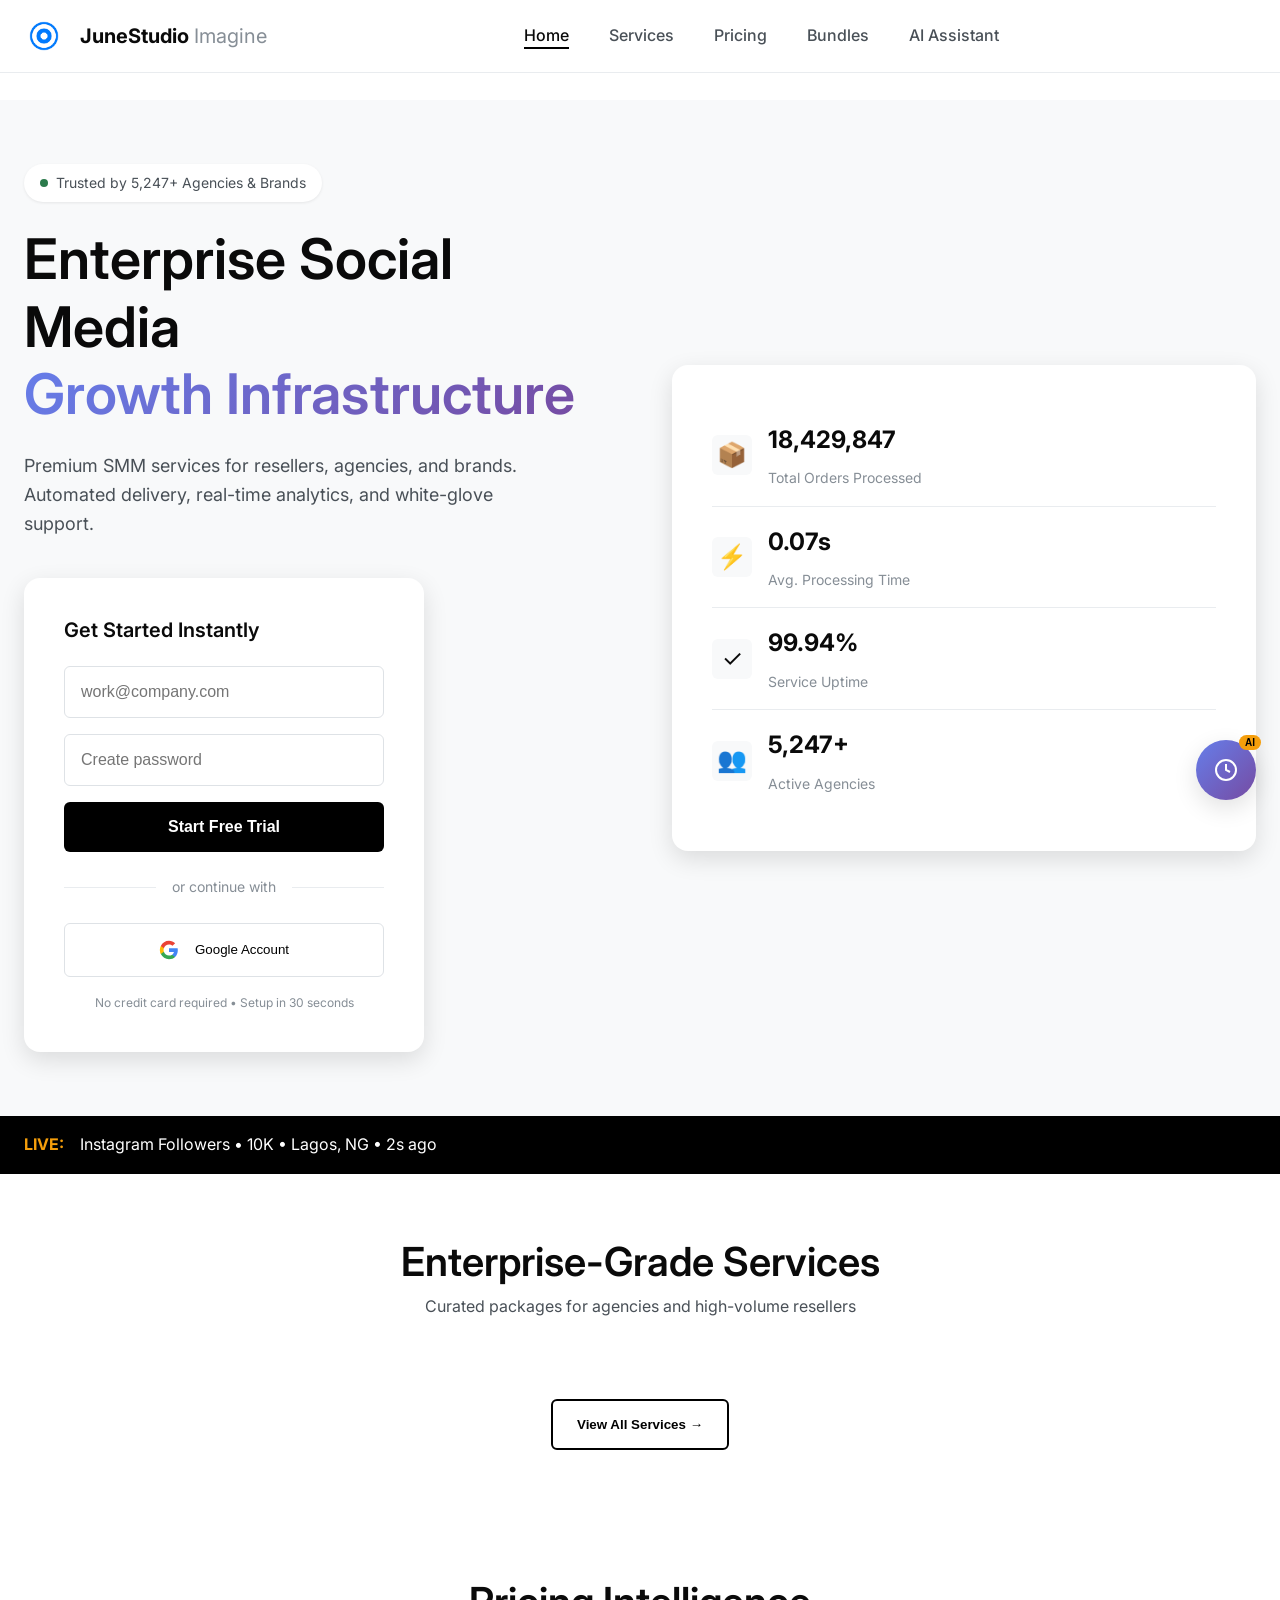
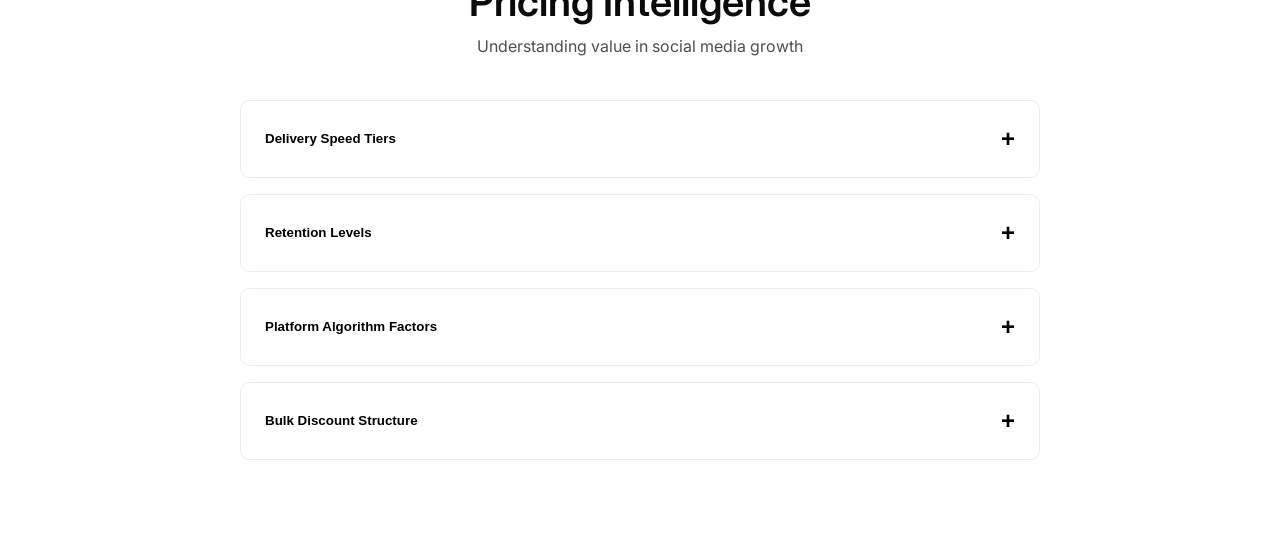
<file: index.html>
<!DOCTYPE html>
<html lang="en">
<head>
    <meta charset="UTF-8">
    <meta name="viewport" content="width=device-width, initial-scale=1.0">
    <title>JuneStudio Imagine | Enterprise SMM Marketplace</title>
    <link rel="stylesheet" href="style.css">
    <link rel="preconnect" href="https://fonts.googleapis.com">
    <link rel="preconnect" href="https://fonts.gstatic.com" crossorigin>
    <link href="https://fonts.googleapis.com/css2?family=Inter:wght@300;400;500;600;700&family=Playfair+Display:wght@600;700&display=swap" rel="stylesheet">
</head>
<body>
    <!-- Navigation -->
    <nav class="navbar" id="navbar">
        <div class="container nav-container">
            <div class="logo">
                <img src="logo.png" alt="JuneStudio" class="logo-img">
                <span class="logo-text">JuneStudio <em>Imagine</em></span>
            </div>
            
            <!-- Desktop Menu -->
            <ul class="nav-menu desktop-only" id="desktopMenu">
                <li><a href="#" class="nav-link active" data-page="home">Home</a></li>
                <li><a href="#" class="nav-link" data-page="services">Services</a></li>
                <li><a href="#" class="nav-link" data-page="pricing">Pricing</a></li>
                <li><a href="#" class="nav-link" data-page="bundles">Bundles</a></li>
                <li><a href="#" class="nav-link" data-page="ai-assistant">AI Assistant</a></li>
            </ul>
            
            <div class="nav-actions desktop-only" id="desktopAuth">
                <!-- Injected via JS based on auth state -->
            </div>
            
            <!-- Mobile Menu Toggle -->
            <button class="mobile-toggle" id="mobileToggle" aria-label="Menu">
                <span></span>
                <span></span>
                <span></span>
            </button>
        </div>
    </nav>

    <!-- Mobile Bottom Navigation (Logged In Only) -->
    <nav class="mobile-bottom-nav" id="mobileBottomNav" style="display: none;">
        <a href="#" class="nav-item" data-page="services">
            <svg width="24" height="24" viewBox="0 0 24 24" fill="none"><path d="M4 6h16v12H4z" stroke="currentColor" stroke-width="2"/><path d="M8 6V4h8v2" stroke="currentColor" stroke-width="2"/></svg>
            <span>Services</span>
        </a>
        <a href="#" class="nav-item" data-page="dashboard">
            <svg width="24" height="24" viewBox="0 0 24 24" fill="none"><rect x="3" y="3" width="7" height="7" stroke="currentColor" stroke-width="2"/><rect x="14" y="3" width="7" height="7" stroke="currentColor" stroke-width="2"/><rect x="3" y="14" width="7" height="7" stroke="currentColor" stroke-width="2"/><rect x="14" y="14" width="7" height="7" stroke="currentColor" stroke-width="2"/></svg>
            <span>Dashboard</span>
        </a>
        <a href="#" class="nav-item" data-page="add-funds">
            <svg width="24" height="24" viewBox="0 0 24 24" fill="none"><circle cx="12" cy="12" r="9" stroke="currentColor" stroke-width="2"/><path d="M12 6v12M9 9h6" stroke="currentColor" stroke-width="2"/></svg>
            <span>Add Funds</span>
        </a>
        <a href="#" class="nav-item" data-page="profile">
            <svg width="24" height="24" viewBox="0 0 24 24" fill="none"><circle cx="12" cy="8" r="4" stroke="currentColor" stroke-width="2"/><path d="M6 20c0-3.3 2.7-6 6-6s6 2.7 6 6" stroke="currentColor" stroke-width="2"/></svg>
            <span>Profile</span>
        </a>
    </nav>

    <!-- Main Content Area -->
    <main id="mainContent">
        <!-- HOME PAGE -->
        <section id="home" class="page-section active">
            <!-- Hero Section -->
            <div class="hero-section">
                <div class="container hero-grid">
                    <div class="hero-content">
                        <div class="trust-badge">
                            <span class="badge-dot"></span>
                            <span>Trusted by 5,247+ Agencies & Brands</span>
                        </div>
                        <h1 class="hero-title">
                            Enterprise Social Media<br>
                            <span class="gradient-text">Growth Infrastructure</span>
                        </h1>
                        <p class="hero-subtitle">
                            Premium SMM services for resellers, agencies, and brands. 
                            Automated delivery, real-time analytics, and white-glove support.
                        </p>
                        
                        <!-- Quick Auth Form -->
                        <div class="auth-card" id="heroAuthForm">
                            <h3>Get Started Instantly</h3>
                            <form id="quickSignupForm">
                                <input type="email" id="quickEmail" placeholder="work@company.com" required>
                                <input type="password" id="quickPassword" placeholder="Create password" required minlength="6">
                                <button type="submit" class="btn-primary btn-full">Start Free Trial</button>
                            </form>
                            <div class="divider"><span>or continue with</span></div>
                            <button class="btn-google" id="googleAuthBtn">
                                <svg width="20" height="20" viewBox="0 0 24 24"><path d="M22.56 12.25c0-.78-.07-1.53-.2-2.25H12v4.26h5.92c-.26 1.37-1.04 2.53-2.21 3.31v2.77h3.57c2.08-1.92 3.28-4.74 3.28-8.09z" fill="#4285F4"/><path d="M12 23c2.97 0 5.46-.98 7.28-2.66l-3.57-2.77c-.98.66-2.23 1.06-3.71 1.06-2.86 0-5.29-1.93-6.16-4.53H2.18v2.84C3.99 20.53 7.7 23 12 23z" fill="#34A853"/><path d="M5.84 14.09c-.22-.66-.35-1.36-.35-2.09s.13-1.43.35-2.09V7.07H2.18C1.43 8.55 1 10.22 1 12s.43 3.45 1.18 4.93l2.85-2.22.81-.62z" fill="#FBBC05"/><path d="M12 5.38c1.62 0 3.06.56 4.21 1.64l3.15-3.15C17.45 2.09 14.97 1 12 1 7.7 1 3.99 3.47 2.18 7.07l3.66 2.84c.87-2.6 3.3-4.53 6.16-4.53z" fill="#EA4335"/></svg>
                                Google Account
                            </button>
                            <p class="auth-note">No credit card required • Setup in 30 seconds</p>
                        </div>
                    </div>
                    
                    <div class="hero-visual">
                        <div class="stats-card">
                            <div class="stat-row">
                                <div class="stat-icon orders">📦</div>
                                <div class="stat-info">
                                    <div class="stat-value" id="totalOrders">18,429,847</div>
                                    <div class="stat-label">Total Orders Processed</div>
                                </div>
                            </div>
                            <div class="stat-row">
                                <div class="stat-icon speed">⚡</div>
                                <div class="stat-info">
                                    <div class="stat-value">0.07s</div>
                                    <div class="stat-label">Avg. Processing Time</div>
                                </div>
                            </div>
                            <div class="stat-row">
                                <div class="stat-icon uptime">✓</div>
                                <div class="stat-info">
                                    <div class="stat-value">99.94%</div>
                                    <div class="stat-label">Service Uptime</div>
                                </div>
                            </div>
                            <div class="stat-row">
                                <div class="stat-icon users">👥</div>
                                <div class="stat-info">
                                    <div class="stat-value">5,247+</div>
                                    <div class="stat-label">Active Agencies</div>
                                </div>
                            </div>
                        </div>
                    </div>
                </div>
            </div>

            <!-- Live Ticker -->
            <div class="live-ticker">
                <div class="container">
                    <div class="ticker-content">
                        <span class="ticker-label">LIVE:</span>
                        <span id="recentOrder">Instagram Followers • 10K • Lagos, NG • 2s ago</span>
                    </div>
                </div>
            </div>

            <!-- Services Preview -->
            <div class="section services-preview">
                <div class="container">
                    <div class="section-header">
                        <h2>Enterprise-Grade Services</h2>
                        <p>Curated packages for agencies and high-volume resellers</p>
                    </div>
                    <div class="services-grid" id="homeServicesGrid">
                        <!-- Populated by JS -->
                    </div>
                    <div class="cta-center">
                        <button class="btn-outline" onclick="app.navigate('services')">View All Services →</button>
                    </div>
                </div>
            </div>

            <!-- Cost Transparency -->
            <div class="section transparency-section">
                <div class="container">
                    <div class="section-header">
                        <h2>Pricing Intelligence</h2>
                        <p>Understanding value in social media growth</p>
                    </div>
                    <div class="accordion" id="pricingAccordion">
                        <div class="accordion-item">
                            <button class="accordion-header">
                                <span>Delivery Speed Tiers</span>
                                <span class="accordion-icon">+</span>
                            </button>
                            <div class="accordion-content">
                                <p>Standard (24-48h): Base rate • Express (6-12h): +15% • Instant (<1h): +35%. Our AI routes orders to the fastest available provider automatically.</p>
                            </div>
                        </div>
                        <div class="accordion-item">
                            <button class="accordion-header">
                                <span>Retention Levels</span>
                                <span class="accordion-icon">+</span>
                            </button>
                            <div class="accordion-content">
                                <p>Basic (30-day drop): Standard rate • High Retention (90-day): +25% • Non-Drop (Lifetime): +60%. Choose based on campaign longevity needs.</p>
                            </div>
                        </div>
                        <div class="accordion-item">
                            <button class="accordion-header">
                                <span>Platform Algorithm Factors</span>
                                <span class="accordion-icon">+</span>
                            </button>
                            <div class="accordion-content">
                                <p>Instagram/TikTok require higher quality due to strict detection. YouTube/Twitter offer better rates. We optimize routing per platform constraints.</p>
                            </div>
                        </div>
                        <div class="accordion-item">
                            <button class="accordion-header">
                                <span>Bulk Discount Structure</span>
                                <span class="accordion-icon">+</span>
                            </button>
                            <div class="accordion-content">
                                <p>3-4 services: 20% off • 5-6 services: 35% off • 7+ services: 50% off. Mix any platforms to qualify.</p>
                            </div>
                        </div>
                    </div>
                </div>
            </div>
        </section>

        <!-- SERVICES PAGE (Marketplace - Login Required) -->
        <section id="services" class="page-section">
            <div class="container">
                <div class="page-header">
                    <h1>Service Marketplace</h1>
                    <p>Browse premium SMM services from JuneStudio Basic & Max tiers</p>
                </div>
                
                <!-- Filter Bar -->
                <div class="filter-bar">
                    <select id="serviceTierFilter" class="filter-select">
                        <option value="all">All Tiers</option>
                        <option value="basic">JuneStudio Basic</option>
                        <option value="max">JuneStudio Max</option>
                    </select>
                    <select id="platformFilter" class="filter-select">
                        <option value="all">All Platforms</option>
                        <option value="instagram">Instagram</option>
                        <option value="tiktok">TikTok</option>
                        <option value="facebook">Facebook</option>
                        <option value="youtube">YouTube</option>
                        <option value="twitter">Twitter/X</option>
                        <option value="telegram">Telegram</option>
                        <option value="whatsapp">WhatsApp</option>
                        <option value="linkedin">LinkedIn</option>
                        <option value="snapchat">Snapchat</option>
                        <option value="pinterest">Pinterest</option>
                    </select>
                    <input type="text" id="serviceSearch" class="filter-search" placeholder="Search services...">
                </div>

                <!-- Services Grid -->
                <div class="services-grid" id="marketplaceGrid">
                    <!-- Populated by JS -->
                </div>

                <!-- Login Gate Overlay -->
                <div id="servicesLoginGate" class="login-gate" style="display: none;">
                    <div class="gate-content">
                        <h2>Exclusive Access</h2>
                        <p>Our service marketplace is available to registered users only.</p>
                        <button class="btn-primary" onclick="app.showAuthModal()">Create Free Account</button>
                    </div>
                </div>
            </div>
        </section>

        <!-- PRICING PAGE (Calculator) -->
        <section id="pricing" class="page-section">
            <div class="container">
                <div class="page-header">
                    <h1>Dynamic Pricing Calculator</h1>
                    <p>Real-time quotes with bulk discount breakdowns</p>
                </div>

                <div class="calculator-wrapper">
                    <!-- Platform Tabs -->
                    <div class="platform-tabs" id="calcPlatformTabs">
                        <button class="tab-btn active" data-platform="instagram">Instagram</button>
                        <button class="tab-btn" data-platform="tiktok">TikTok</button>
                        <button class="tab-btn" data-platform="youtube">YouTube</button>
                        <button class="tab-btn" data-platform="facebook">Facebook</button>
                        <button class="tab-btn" data-platform="twitter">Twitter</button>
                    </div>

                    <!-- Calculator Controls -->
                    <div class="calc-controls">
                        <div class="control-group">
                            <label>Service Type</label>
                            <select id="calcServiceType">
                                <!-- Populated by JS -->
                            </select>
                        </div>
                        <div class="control-group">
                            <label>Quantity: <span id="quantityValue">1,000</span></label>
                            <input type="range" id="quantitySlider" min="100" max="100000" step="100" value="1000">
                            <div class="quantity-presets">
                                <button data-qty="1000">1K</button>
                                <button data-qty="5000">5K</button>
                                <button data-qty="10000">10K</button>
                                <button data-qty="50000">50K</button>
                                <button data-qty="100000">100K</button>
                            </div>
                        </div>
                    </div>

                    <!-- Price Breakdown -->
                    <div class="price-breakdown">
                        <div class="breakdown-row">
                            <span>Base Rate</span>
                            <span id="baseRate">₦0</span>
                        </div>
                        <div class="breakdown-row discount">
                            <span>Bulk Discount</span>
                            <span id="bulkDiscount">-₦0</span>
                        </div>
                        <div class="breakdown-row">
                            <span>Cost Per Unit</span>
                            <span id="costPerUnit">₦0</span>
                        </div>
                        <div class="breakdown-row total">
                            <span>Total Price</span>
                            <span id="totalPrice">₦0</span>
                        </div>
                        <div class="savings-highlight" id="savingsHighlight" style="display: none;">
                            🎉 You're saving <span id="savingsAmount">₦0</span>!
                        </div>
                    </div>
                </div>
            </div>
        </section>

        <!-- BUNDLES PAGE -->
        <section id="bundles" class="page-section">
            <div class="container">
                <div class="page-header">
                    <h1>Bundle Packages</h1>
                    <p>Curated multi-platform packages with automatic discounts</p>
                </div>

                <div class="bundles-grid">
                    <div class="bundle-card starter">
                        <div class="bundle-badge">Popular</div>
                        <h3>Starter Growth</h3>
                        <div class="bundle-price">
                            <span class="original">₦45,000</span>
                            <span class="discounted">₦36,000</span>
                        </div>
                        <ul class="bundle-features">
                            <li>✓ 5K Instagram Followers</li>
                            <li>✓ 2K TikTok Views</li>
                            <li>✓ 1K Facebook Likes</li>
                            <li>✓ 500 YouTube Subscribers</li>
                        </ul>
                        <div class="bundle-savings">Save 20%</div>
                        <button class="btn-primary btn-full" onclick="app.orderBundle('starter')">Order Now</button>
                    </div>

                    <div class="bundle-card growth">
                        <div class="bundle-badge recommended">Recommended</div>
                        <h3>Agency Growth</h3>
                        <div class="bundle-price">
                            <span class="original">₦125,000</span>
                            <span class="discounted">₦81,250</span>
                        </div>
                        <ul class="bundle-features">
                            <li>✓ 20K Instagram Followers</li>
                            <li>✓ 10K TikTok Views</li>
                            <li>✓ 5K Facebook Likes</li>
                            <li>✓ 3K YouTube Subscribers</li>
                            <li>✓ 2K Twitter Followers</li>
                            <li>✓ 1K Telegram Members</li>
                        </ul>
                        <div class="bundle-savings">Save 35%</div>
                        <button class="btn-primary btn-full" onclick="app.orderBundle('growth')">Order Now</button>
                    </div>

                    <div class="bundle-card enterprise">
                        <div class="bundle-badge">Best Value</div>
                        <h3>Enterprise Scale</h3>
                        <div class="bundle-price">
                            <span class="original">₦350,000</span>
                            <span class="discounted">₦175,000</span>
                        </div>
                        <ul class="bundle-features">
                            <li>✓ 50K Instagram Followers</li>
                            <li>✓ 30K TikTok Views</li>
                            <li>✓ 15K Facebook Likes</li>
                            <li>✓ 10K YouTube Subscribers</li>
                            <li>✓ 8K Twitter Followers</li>
                            <li>✓ 5K Telegram Members</li>
                            <li>✓ 3K LinkedIn Connections</li>
                            <li>✓ 2K WhatsApp Group Members</li>
                        </ul>
                        <div class="bundle-savings">Save 50%</div>
                        <button class="btn-primary btn-full" onclick="app.orderBundle('enterprise')">Order Now</button>
                    </div>
                </div>
            </div>
        </section>

        <!-- AI ASSISTANT PAGE -->
        <section id="ai-assistant" class="page-section">
            <div class="container">
                <div class="page-header">
                    <h1>AI Strategy Assistant</h1>
                    <p>Expert guidance for social media, content, and Nigerian market insights</p>
                </div>

                <div class="ai-wrapper">
                    <div class="ai-modes">
                        <button class="mode-btn active" data-mode="social">Social Media Expert</button>
                        <button class="mode-btn" data-mode="content">Content Design Build</button>
                        <button class="mode-btn" data-mode="marketing">Marketing Strategy</button>
                        <button class="mode-btn" data-mode="nigerian">Nigerian Market Expert</button>
                    </div>

                    <div class="chat-interface">
                        <div class="chat-history" id="chatHistory">
                            <div class="chat-message bot">
                                <div class="message-bubble">
                                    Hello! I'm your JuneStudio AI assistant. Select an expertise mode above and ask me anything about social media growth, content strategy, marketing campaigns, or navigating the Nigerian digital landscape.
                                </div>
                            </div>
                        </div>
                        <div class="chat-input-area">
                            <input type="text" id="chatInput" placeholder="Ask your question...">
                            <button class="btn-primary" id="sendChatBtn">Send</button>
                        </div>
                    </div>
                </div>
            </div>
        </section>

        <!-- DASHBOARD PAGE (Logged In Only) -->
        <section id="dashboard" class="page-section">
            <div class="container">
                <div class="dashboard-header">
                    <div>
                        <h1>Welcome back, <span id="userName">User</span></h1>
                        <p>Manage your orders and track performance</p>
                    </div>
                    <div class="wallet-summary">
                        <span class="wallet-label">Current Balance</span>
                        <span class="wallet-amount" id="userBalance">₦0</span>
                        <button class="btn-sm btn-primary" onclick="app.navigate('add-funds')">+ Add Funds</button>
                    </div>
                </div>

                <!-- Stats Overview -->
                <div class="dashboard-stats">
                    <div class="dash-stat">
                        <div class="stat-number" id="dashTotalOrders">0</div>
                        <div class="stat-label">Total Orders</div>
                    </div>
                    <div class="dash-stat">
                        <div class="stat-number" id="dashPending">0</div>
                        <div class="stat-label">Pending</div>
                    </div>
                    <div class="dash-stat">
                        <div class="stat-number" id="dashCompleted">0</div>
                        <div class="stat-label">Completed</div>
                    </div>
                    <div class="dash-stat">
                        <div class="stat-number" id="dashSpent">₦0</div>
                        <div class="stat-label">Total Spent</div>
                    </div>
                </div>

                <!-- Recent Orders -->
                <div class="orders-section">
                    <div class="section-header-inline">
                        <h2>Recent Orders</h2>
                        <button class="btn-sm btn-outline" onclick="app.navigate('orders')">View All</button>
                    </div>
                    <div class="orders-table-wrapper">
                        <table class="orders-table">
                            <thead>
                                <tr>
                                    <th>Order ID</th>
                                    <th>Service</th>
                                    <th>Link</th>
                                    <th>Quantity</th>
                                    <th>Amount</th>
                                    <th>Status</th>
                                    <th>Date</th>
                                </tr>
                            </thead>
                            <tbody id="recentOrdersTable">
                                <!-- Populated by JS -->
                            </tbody>
                        </table>
                    </div>
                </div>
            </div>
        </section>

        <!-- ADD FUNDS PAGE (Logged In Only) -->
        <section id="add-funds" class="page-section">
            <div class="container">
                <div class="page-header">
                    <h1>Add Funds to Wallet</h1>
                    <p>Secure bank transfer with instant WhatsApp confirmation</p>
                </div>

                <div class="funds-wrapper">
                    <div class="funds-form">
                        <div class="form-group">
                            <label>Amount to Send (₦)</label>
                            <input type="number" id="fundAmount" min="1000" step="1000" placeholder="Minimum ₦1,000">
                        </div>

                        <div class="payment-methods">
                            <h3>Transfer To:</h3>
                            <div class="method-card">
                                <div class="method-header">
                                    <span class="method-name">OPay / PalmPay</span>
                                    <span class="method-icon">📱</span>
                                </div>
                                <div class="method-details">
                                    <div class="detail-row">
                                        <span>Account Number:</span>
                                        <strong>8081515375</strong>
                                    </div>
                                    <div class="detail-row">
                                        <span>Account Name:</span>
                                        <strong>Sulaiman Sheriff-Akorede</strong>
                                    </div>
                                </div>
                            </div>

                            <div class="method-card">
                                <div class="method-header">
                                    <span class="method-name">First Bank</span>
                                    <span class="method-icon">🏦</span>
                                </div>
                                <div class="method-details">
                                    <div class="detail-row">
                                        <span>Account Number:</span>
                                        <strong>3084635140</strong>
                                    </div>
                                    <div class="detail-row">
                                        <span>Account Name:</span>
                                        <strong>Sulaiman Sheriff-Akorede</strong>
                                    </div>
                                </div>
                            </div>

                            <div class="method-card coming-soon">
                                <div class="method-header">
                                    <span class="method-name">Bitcoin / Crypto</span>
                                    <span class="method-icon">₿</span>
                                </div>
                                <div class="coming-soon-badge">Coming Soon</div>
                            </div>
                        </div>

                        <div class="instructions">
                            <h4>Instructions:</h4>
                            <ol>
                                <li>Enter the amount you want to send above</li>
                                <li>Make a bank transfer to any of the accounts listed</li>
                                <li>Click "I've Sent Receipt" below</li>
                                <li>You'll be redirected to WhatsApp to send your payment receipt</li>
                                <li>Our team will confirm within 15 minutes and credit your wallet</li>
                            </ol>
                        </div>

                        <button class="btn-primary btn-full" id="confirmTransferBtn">I've Sent Receipt →</button>
                    </div>
                </div>
            </div>
        </section>

        <!-- ORDERS PAGE (Logged In Only) -->
        <section id="orders" class="page-section">
            <div class="container">
                <div class="page-header">
                    <h1>Order History</h1>
                    <p>Track all your service orders and their status</p>
                </div>

                <div class="orders-filter-bar">
                    <select id="orderStatusFilter" class="filter-select">
                        <option value="all">All Status</option>
                        <option value="pending">Pending</option>
                        <option value="processing">Processing</option>
                        <option value="completed">Completed</option>
                        <option value="cancelled">Cancelled</option>
                    </select>
                    <input type="date" id="orderDateFilter" class="filter-select">
                </div>

                <div class="orders-table-wrapper">
                    <table class="orders-table">
                        <thead>
                            <tr>
                                <th>Order ID</th>
                                <th>Service</th>
                                <th>Tier</th>
                                <th>Link</th>
                                <th>Quantity</th>
                                <th>Amount</th>
                                <th>Status</th>
                                <th>Date</th>
                                <th>Action</th>
                            </tr>
                        </thead>
                        <tbody id="allOrdersTable">
                            <!-- Populated by JS -->
                        </tbody>
                    </table>
                </div>
            </div>
        </section>

        <!-- PROFILE PAGE (Logged In Only) -->
        <section id="profile" class="page-section">
            <div class="container">
                <div class="page-header">
                    <h1>Account Settings</h1>
                    <p>Manage your profile and preferences</p>
                </div>

                <div class="profile-wrapper">
                    <div class="profile-info">
                        <div class="info-row">
                            <span class="label">Email:</span>
                            <span class="value" id="profileEmail">user@example.com</span>
                        </div>
                        <div class="info-row">
                            <span class="label">Account Type:</span>
                            <span class="value" id="accountType">Standard</span>
                        </div>
                        <div class="info-row">
                            <span class="label">Member Since:</span>
                            <span class="value" id="memberSince">-</span>
                        </div>
                        <div class="info-row">
                            <span class="label">Wallet Balance:</span>
                            <span class="value highlight" id="profileBalance">₦0</span>
                        </div>
                    </div>

                    <div class="profile-actions">
                        <button class="btn-outline" onclick="alert('Feature coming soon')">Change Password</button>
                        <button class="btn-outline" onclick="alert('Feature coming soon')">Notification Preferences</button>
                        <button class="btn-danger" id="logoutBtn">Logout</button>
                    </div>
                </div>
            </div>
        </section>
    </main>

    <!-- Auth Modal -->
    <div class="modal-overlay" id="authModal" style="display: none;">
        <div class="modal-content">
            <button class="modal-close" onclick="app.hideAuthModal()">&times;</button>
            <div class="auth-tabs">
                <button class="auth-tab active" data-auth="login">Sign In</button>
                <button class="auth-tab" data-auth="signup">Sign Up</button>
            </div>

            <!-- Login Form -->
            <form id="loginForm" class="auth-form">
                <h2>Welcome Back</h2>
                <input type="email" id="loginEmail" placeholder="Email address" required>
                <input type="password" id="loginPassword" placeholder="Password" required>
                <button type="submit" class="btn-primary btn-full">Sign In</button>
                <div class="divider"><span>or</span></div>
                <button type="button" class="btn-google" id="googleLoginBtn">
                    <svg width="20" height="20" viewBox="0 0 24 24"><path d="M22.56 12.25c0-.78-.07-1.53-.2-2.25H12v4.26h5.92c-.26 1.37-1.04 2.53-2.21 3.31v2.77h3.57c2.08-1.92 3.28-4.74 3.28-8.09z" fill="#4285F4"/><path d="M12 23c2.97 0 5.46-.98 7.28-2.66l-3.57-2.77c-.98.66-2.23 1.06-3.71 1.06-2.86 0-5.29-1.93-6.16-4.53H2.18v2.84C3.99 20.53 7.7 23 12 23z" fill="#34A853"/><path d="M5.84 14.09c-.22-.66-.35-1.36-.35-2.09s.13-1.43.35-2.09V7.07H2.18C1.43 8.55 1 10.22 1 12s.43 3.45 1.18 4.93l2.85-2.22.81-.62z" fill="#FBBC05"/><path d="M12 5.38c1.62 0 3.06.56 4.21 1.64l3.15-3.15C17.45 2.09 14.97 1 12 1 7.7 1 3.99 3.47 2.18 7.07l3.66 2.84c.87-2.6 3.3-4.53 6.16-4.53z" fill="#EA4335"/></svg>
                    Continue with Google
                </button>
            </form>

            <!-- Signup Form -->
            <form id="signupForm" class="auth-form" style="display: none;">
                <h2>Create Account</h2>
                <input type="email" id="signupEmail" placeholder="Email address" required>
                <input type="password" id="signupPassword" placeholder="Password (min 6 characters)" required minlength="6">
                <button type="submit" class="btn-primary btn-full">Create Account</button>
                <div class="divider"><span>or</span></div>
                <button type="button" class="btn-google" id="googleSignupBtn">
                    <svg width="20" height="20" viewBox="0 0 24 24"><path d="M22.56 12.25c0-.78-.07-1.53-.2-2.25H12v4.26h5.92c-.26 1.37-1.04 2.53-2.21 3.31v2.77h3.57c2.08-1.92 3.28-4.74 3.28-8.09z" fill="#4285F4"/><path d="M12 23c2.97 0 5.46-.98 7.28-2.66l-3.57-2.77c-.98.66-2.23 1.06-3.71 1.06-2.86 0-5.29-1.93-6.16-4.53H2.18v2.84C3.99 20.53 7.7 23 12 23z" fill="#34A853"/><path d="M5.84 14.09c-.22-.66-.35-1.36-.35-2.09s.13-1.43.35-2.09V7.07H2.18C1.43 8.55 1 10.22 1 12s.43 3.45 1.18 4.93l2.85-2.22.81-.62z" fill="#FBBC05"/><path d="M12 5.38c1.62 0 3.06.56 4.21 1.64l3.15-3.15C17.45 2.09 14.97 1 12 1 7.7 1 3.99 3.47 2.18 7.07l3.66 2.84c.87-2.6 3.3-4.53 6.16-4.53z" fill="#EA4335"/></svg>
                    Sign up with Google
                </button>
            </form>
        </div>
    </div>

    <!-- Floating AI Button -->
    <button class="ai-float-btn" id="aiFloatBtn" onclick="app.navigate('ai-assistant')">
        <svg width="24" height="24" viewBox="0 0 24 24" fill="none"><circle cx="12" cy="12" r="10" stroke="currentColor" stroke-width="2"/><path d="M12 6v6l4 2" stroke="currentColor" stroke-width="2"/></svg>
        <span class="ai-badge">AI</span>
    </button>

    <script src="script.js"></script>
</body>
</html>
</file>
<file: style.css>
/* ========================================
   JuneStudio Imagine - Enterprise CSS
   Minimalist Luxury Design System
   ======================================== */

:root {
    /* Colors - Minimalist Luxury Palette */
    --bg-primary: #ffffff;
    --bg-secondary: #f8f9fa;
    --bg-tertiary: #f1f3f5;
    --text-primary: #0a0a0a;
    --text-secondary: #495057;
    --text-muted: #868e96;
    --accent-primary: #000000;
    --accent-secondary: #212529;
    --border-light: #e9ecef;
    --border-medium: #dee2e6;
    --success: #2b7a4b;
    --warning: #f59e0b;
    --danger: #dc3545;
    --gradient-1: linear-gradient(135deg, #667eea 0%, #764ba2 100%);
    --gradient-2: linear-gradient(135deg, #f093fb 0%, #f5576c 100%);
    --shadow-sm: 0 1px 3px rgba(0,0,0,0.08);
    --shadow-md: 0 4px 12px rgba(0,0,0,0.1);
    --shadow-lg: 0 8px 24px rgba(0,0,0,0.12);
    --radius-sm: 6px;
    --radius-md: 10px;
    --radius-lg: 16px;
    --spacing-xs: 8px;
    --spacing-sm: 16px;
    --spacing-md: 24px;
    --spacing-lg: 40px;
    --spacing-xl: 64px;
}

* {
    margin: 0;
    padding: 0;
    box-sizing: border-box;
}

body {
    font-family: 'Inter', -apple-system, BlinkMacSystemFont, sans-serif;
    background: var(--bg-primary);
    color: var(--text-primary);
    line-height: 1.6;
    overflow-x: hidden;
}

.container {
    max-width: 1440px;
    margin: 0 auto;
    padding: 0 var(--spacing-md);
}

/* Typography Scale with clamp() for responsiveness */
h1, h2, h3, h4, h5, h6 {
    font-weight: 600;
    line-height: 1.2;
    color: var(--text-primary);
}

h1 { font-size: clamp(2rem, 5vw, 3.5rem); }
h2 { font-size: clamp(1.75rem, 4vw, 2.5rem); }
h3 { font-size: clamp(1.25rem, 3vw, 1.75rem); }
p { color: var(--text-secondary); }

.gradient-text {
    background: var(--gradient-1);
    -webkit-background-clip: text;
    -webkit-text-fill-color: transparent;
    background-clip: text;
}

/* Navigation */
.navbar {
    position: fixed;
    top: 0;
    left: 0;
    right: 0;
    background: rgba(255, 255, 255, 0.95);
    backdrop-filter: blur(10px);
    border-bottom: 1px solid var(--border-light);
    z-index: 1000;
    padding: var(--spacing-sm) 0;
}

.nav-container {
    display: flex;
    justify-content: space-between;
    align-items: center;
}

.logo {
    display: flex;
    align-items: center;
    gap: var(--spacing-sm);
}

.logo-img {
    height: 40px;
    width: auto;
}

.logo-text {
    font-size: 1.25rem;
    font-weight: 700;
}

.logo-text em {
    font-weight: 400;
    font-style: normal;
    color: var(--text-muted);
}

.nav-menu {
    display: flex;
    list-style: none;
    gap: var(--spacing-lg);
}

.nav-link {
    text-decoration: none;
    color: var(--text-secondary);
    font-weight: 500;
    transition: color 0.2s;
    position: relative;
}

.nav-link:hover,
.nav-link.active {
    color: var(--text-primary);
}

.nav-link.active::after {
    content: '';
    position: absolute;
    bottom: -4px;
    left: 0;
    right: 0;
    height: 2px;
    background: var(--accent-primary);
}

.nav-actions {
    display: flex;
    gap: var(--spacing-sm);
}

.mobile-toggle {
    display: none;
    flex-direction: column;
    gap: 4px;
    background: none;
    border: none;
    cursor: pointer;
    padding: var(--spacing-xs);
}

.mobile-toggle span {
    width: 24px;
    height: 2px;
    background: var(--text-primary);
    transition: all 0.3s;
}

/* Mobile Bottom Navigation */
.mobile-bottom-nav {
    position: fixed;
    bottom: 0;
    left: 0;
    right: 0;
    background: white;
    border-top: 1px solid var(--border-light);
    display: flex;
    justify-content: space-around;
    padding: var(--spacing-xs) 0;
    z-index: 1000;
    box-shadow: 0 -2px 10px rgba(0,0,0,0.05);
}

.nav-item {
    display: flex;
    flex-direction: column;
    align-items: center;
    gap: 4px;
    text-decoration: none;
    color: var(--text-muted);
    font-size: 0.75rem;
    transition: color 0.2s;
}

.nav-item:hover,
.nav-item.active {
    color: var(--accent-primary);
}

.nav-item svg {
    width: 24px;
    height: 24px;
}

/* Page Sections */
.page-section {
    display: none;
    padding-top: 100px;
    min-height: 100vh;
    animation: fadeIn 0.4s ease;
}

.page-section.active {
    display: block;
}

@keyframes fadeIn {
    from { opacity: 0; transform: translateY(10px); }
    to { opacity: 1; transform: translateY(0); }
}

/* Hero Section */
.hero-section {
    padding: var(--spacing-xl) 0;
    background: var(--bg-secondary);
}

.hero-grid {
    display: grid;
    grid-template-columns: 1fr 1fr;
    gap: var(--spacing-xl);
    align-items: center;
}

.trust-badge {
    display: inline-flex;
    align-items: center;
    gap: var(--spacing-xs);
    background: white;
    padding: var(--spacing-xs) var(--spacing-sm);
    border-radius: 100px;
    font-size: 0.875rem;
    color: var(--text-secondary);
    box-shadow: var(--shadow-sm);
    margin-bottom: var(--spacing-md);
}

.badge-dot {
    width: 8px;
    height: 8px;
    background: var(--success);
    border-radius: 50%;
    animation: pulse 2s infinite;
}

@keyframes pulse {
    0%, 100% { opacity: 1; }
    50% { opacity: 0.5; }
}

.hero-title {
    margin-bottom: var(--spacing-md);
}

.hero-subtitle {
    font-size: 1.125rem;
    margin-bottom: var(--spacing-lg);
    max-width: 500px;
}

.auth-card {
    background: white;
    padding: var(--spacing-lg);
    border-radius: var(--radius-lg);
    box-shadow: var(--shadow-lg);
    max-width: 400px;
}

.auth-card h3 {
    margin-bottom: var(--spacing-md);
    font-size: 1.25rem;
}

.auth-card input {
    width: 100%;
    padding: var(--spacing-sm);
    border: 1px solid var(--border-medium);
    border-radius: var(--radius-sm);
    margin-bottom: var(--spacing-sm);
    font-size: 1rem;
}

.btn-primary {
    background: var(--accent-primary);
    color: white;
    border: none;
    padding: var(--spacing-sm) var(--spacing-md);
    border-radius: var(--radius-sm);
    font-weight: 600;
    cursor: pointer;
    transition: all 0.2s;
    font-size: 1rem;
}

.btn-primary:hover {
    background: var(--accent-secondary);
    transform: translateY(-1px);
}

.btn-full {
    width: 100%;
}

.divider {
    display: flex;
    align-items: center;
    margin: var(--spacing-md) 0;
    color: var(--text-muted);
    font-size: 0.875rem;
}

.divider::before,
.divider::after {
    content: '';
    flex: 1;
    height: 1px;
    background: var(--border-light);
}

.divider span {
    padding: 0 var(--spacing-sm);
}

.btn-google {
    width: 100%;
    display: flex;
    align-items: center;
    justify-content: center;
    gap: var(--spacing-sm);
    background: white;
    border: 1px solid var(--border-medium);
    padding: var(--spacing-sm);
    border-radius: var(--radius-sm);
    font-weight: 500;
    cursor: pointer;
    transition: all 0.2s;
}

.btn-google:hover {
    background: var(--bg-secondary);
}

.auth-note {
    text-align: center;
    font-size: 0.75rem;
    color: var(--text-muted);
    margin-top: var(--spacing-sm);
}

/* Stats Card */
.stats-card {
    background: white;
    padding: var(--spacing-lg);
    border-radius: var(--radius-lg);
    box-shadow: var(--shadow-lg);
}

.stat-row {
    display: flex;
    align-items: center;
    gap: var(--spacing-sm);
    padding: var(--spacing-sm) 0;
    border-bottom: 1px solid var(--border-light);
}

.stat-row:last-child {
    border-bottom: none;
}

.stat-icon {
    font-size: 1.5rem;
    width: 40px;
    height: 40px;
    display: flex;
    align-items: center;
    justify-content: center;
    background: var(--bg-secondary);
    border-radius: var(--radius-sm);
}

.stat-value {
    font-size: 1.5rem;
    font-weight: 700;
    color: var(--text-primary);
}

.stat-label {
    font-size: 0.875rem;
    color: var(--text-muted);
}

/* Live Ticker */
.live-ticker {
    background: var(--accent-primary);
    color: white;
    padding: var(--spacing-sm) 0;
    overflow: hidden;
}

.ticker-content {
    display: flex;
    align-items: center;
    gap: var(--spacing-sm);
}

.ticker-label {
    font-weight: 700;
    color: var(--warning);
}

/* Sections */
.section {
    padding: var(--spacing-xl) 0;
}

.section-header {
    text-align: center;
    margin-bottom: var(--spacing-lg);
}

.section-header h2 {
    margin-bottom: var(--spacing-xs);
}

.services-grid {
    display: grid;
    grid-template-columns: repeat(auto-fit, minmax(300px, 1fr));
    gap: var(--spacing-md);
    margin-bottom: var(--spacing-lg);
}

.service-card {
    background: white;
    border: 1px solid var(--border-light);
    border-radius: var(--radius-md);
    padding: var(--spacing-md);
    transition: all 0.3s;
}

.service-card:hover {
    box-shadow: var(--shadow-md);
    transform: translateY(-2px);
}

.service-tier {
    display: inline-block;
    padding: 4px var(--spacing-xs);
    border-radius: 100px;
    font-size: 0.75rem;
    font-weight: 600;
    margin-bottom: var(--spacing-xs);
}

.tier-basic {
    background: #e3f2fd;
    color: #1976d2;
}

.tier-max {
    background: #fce4ec;
    color: #c2185b;
}

.service-name {
    font-weight: 600;
    margin-bottom: var(--spacing-xs);
}

.service-price {
    font-size: 1.25rem;
    font-weight: 700;
    color: var(--accent-primary);
    margin-bottom: var(--spacing-sm);
}

.service-meta {
    font-size: 0.875rem;
    color: var(--text-muted);
    margin-bottom: var(--spacing-sm);
}

.btn-outline {
    background: transparent;
    border: 2px solid var(--accent-primary);
    color: var(--accent-primary);
    padding: var(--spacing-sm) var(--spacing-md);
    border-radius: var(--radius-sm);
    font-weight: 600;
    cursor: pointer;
    transition: all 0.2s;
}

.btn-outline:hover {
    background: var(--accent-primary);
    color: white;
}

.cta-center {
    text-align: center;
}

/* Accordion */
.accordion {
    max-width: 800px;
    margin: 0 auto;
}

.accordion-item {
    border: 1px solid var(--border-light);
    border-radius: var(--radius-md);
    margin-bottom: var(--spacing-sm);
    overflow: hidden;
}

.accordion-header {
    width: 100%;
    display: flex;
    justify-content: space-between;
    align-items: center;
    padding: var(--spacing-md);
    background: white;
    border: none;
    cursor: pointer;
    font-weight: 600;
    text-align: left;
}

.accordion-icon {
    font-size: 1.5rem;
    transition: transform 0.3s;
}

.accordion-item.active .accordion-icon {
    transform: rotate(45deg);
}

.accordion-content {
    max-height: 0;
    overflow: hidden;
    transition: max-height 0.3s ease;
    padding: 0 var(--spacing-md);
}

.accordion-item.active .accordion-content {
    max-height: 200px;
    padding: var(--spacing-md);
    background: var(--bg-secondary);
}

/* Page Headers */
.page-header {
    text-align: center;
    margin-bottom: var(--spacing-lg);
}

.page-header h1 {
    margin-bottom: var(--spacing-xs);
}

/* Filter Bar */
.filter-bar {
    display: flex;
    gap: var(--spacing-sm);
    margin-bottom: var(--spacing-lg);
    flex-wrap: wrap;
}

.filter-select,
.filter-search {
    padding: var(--spacing-sm);
    border: 1px solid var(--border-medium);
    border-radius: var(--radius-sm);
    font-size: 1rem;
    min-width: 150px;
}

.filter-search {
    flex: 1;
    min-width: 200px;
}

/* Login Gate */
.login-gate {
    text-align: center;
    padding: var(--spacing-xl);
    background: var(--bg-secondary);
    border-radius: var(--radius-lg);
}

.gate-content h2 {
    margin-bottom: var(--spacing-sm);
}

.gate-content p {
    margin-bottom: var(--spacing-md);
}

/* Calculator */
.calculator-wrapper {
    max-width: 800px;
    margin: 0 auto;
    background: white;
    border: 1px solid var(--border-light);
    border-radius: var(--radius-lg);
    padding: var(--spacing-lg);
}

.platform-tabs {
    display: flex;
    gap: var(--spacing-xs);
    margin-bottom: var(--spacing-lg);
    border-bottom: 1px solid var(--border-light);
    padding-bottom: var(--spacing-sm);
}

.tab-btn {
    padding: var(--spacing-sm) var(--spacing-md);
    background: none;
    border: none;
    cursor: pointer;
    font-weight: 500;
    color: var(--text-muted);
    transition: all 0.2s;
    border-radius: var(--radius-sm);
}

.tab-btn:hover,
.tab-btn.active {
    background: var(--bg-secondary);
    color: var(--text-primary);
}

.calc-controls {
    display: grid;
    gap: var(--spacing-lg);
    margin-bottom: var(--spacing-lg);
}

.control-group label {
    display: block;
    font-weight: 600;
    margin-bottom: var(--spacing-xs);
}

.control-group select,
.control-group input[type="range"] {
    width: 100%;
    padding: var(--spacing-sm);
    border: 1px solid var(--border-medium);
    border-radius: var(--radius-sm);
}

.quantity-presets {
    display: flex;
    gap: var(--spacing-xs);
    margin-top: var(--spacing-xs);
}

.quantity-presets button {
    padding: var(--spacing-xs) var(--spacing-sm);
    background: var(--bg-secondary);
    border: 1px solid var(--border-light);
    border-radius: var(--radius-sm);
    cursor: pointer;
    transition: all 0.2s;
}

.quantity-presets button:hover {
    background: var(--accent-primary);
    color: white;
}

.price-breakdown {
    background: var(--bg-secondary);
    padding: var(--spacing-md);
    border-radius: var(--radius-md);
}

.breakdown-row {
    display: flex;
    justify-content: space-between;
    padding: var(--spacing-xs) 0;
    border-bottom: 1px solid var(--border-light);
}

.breakdown-row:last-child {
    border-bottom: none;
}

.breakdown-row.discount {
    color: var(--success);
}

.breakdown-row.total {
    font-weight: 700;
    font-size: 1.25rem;
    margin-top: var(--spacing-sm);
    padding-top: var(--spacing-sm);
    border-top: 2px solid var(--border-medium);
    border-bottom: none;
}

.savings-highlight {
    background: var(--success);
    color: white;
    padding: var(--spacing-sm);
    border-radius: var(--radius-sm);
    text-align: center;
    margin-top: var(--spacing-sm);
    font-weight: 600;
}

/* Bundles */
.bundles-grid {
    display: grid;
    grid-template-columns: repeat(auto-fit, minmax(300px, 1fr));
    gap: var(--spacing-lg);
}

.bundle-card {
    background: white;
    border: 1px solid var(--border-light);
    border-radius: var(--radius-lg);
    padding: var(--spacing-lg);
    position: relative;
    transition: all 0.3s;
}

.bundle-card:hover {
    box-shadow: var(--shadow-lg);
    transform: translateY(-4px);
}

.bundle-badge {
    position: absolute;
    top: var(--spacing-sm);
    right: var(--spacing-sm);
    background: var(--bg-secondary);
    padding: 4px var(--spacing-sm);
    border-radius: 100px;
    font-size: 0.75rem;
    font-weight: 600;
}

.bundle-badge.recommended {
    background: var(--gradient-1);
    color: white;
}

.bundle-price {
    margin: var(--spacing-md) 0;
}

.bundle-price .original {
    text-decoration: line-through;
    color: var(--text-muted);
    font-size: 1rem;
}

.bundle-price .discounted {
    font-size: 2rem;
    font-weight: 700;
    color: var(--accent-primary);
    display: block;
}

.bundle-features {
    list-style: none;
    margin-bottom: var(--spacing-md);
}

.bundle-features li {
    padding: var(--spacing-xs) 0;
    border-bottom: 1px solid var(--border-light);
}

.bundle-savings {
    color: var(--success);
    font-weight: 600;
    margin-bottom: var(--spacing-md);
}

/* AI Assistant */
.ai-wrapper {
    max-width: 900px;
    margin: 0 auto;
}

.ai-modes {
    display: flex;
    gap: var(--spacing-sm);
    margin-bottom: var(--spacing-lg);
    flex-wrap: wrap;
}

.mode-btn {
    padding: var(--spacing-sm) var(--spacing-md);
    background: white;
    border: 1px solid var(--border-medium);
    border-radius: 100px;
    cursor: pointer;
    font-weight: 500;
    transition: all 0.2s;
}

.mode-btn:hover,
.mode-btn.active {
    background: var(--accent-primary);
    color: white;
    border-color: var(--accent-primary);
}

.chat-interface {
    background: white;
    border: 1px solid var(--border-light);
    border-radius: var(--radius-lg);
    height: 500px;
    display: flex;
    flex-direction: column;
}

.chat-history {
    flex: 1;
    padding: var(--spacing-md);
    overflow-y: auto;
}

.chat-message {
    margin-bottom: var(--spacing-md);
}

.message-bubble {
    background: var(--bg-secondary);
    padding: var(--spacing-sm) var(--spacing-md);
    border-radius: var(--radius-md);
    max-width: 80%;
}

.chat-message.bot .message-bubble {
    background: var(--bg-tertiary);
}

.chat-input-area {
    display: flex;
    gap: var(--spacing-sm);
    padding: var(--spacing-md);
    border-top: 1px solid var(--border-light);
}

.chat-input-area input {
    flex: 1;
    padding: var(--spacing-sm);
    border: 1px solid var(--border-medium);
    border-radius: var(--radius-sm);
}

/* Dashboard */
.dashboard-header {
    display: flex;
    justify-content: space-between;
    align-items: center;
    margin-bottom: var(--spacing-lg);
}

.wallet-summary {
    background: var(--bg-secondary);
    padding: var(--spacing-md);
    border-radius: var(--radius-md);
    display: flex;
    align-items: center;
    gap: var(--spacing-sm);
}

.wallet-label {
    font-size: 0.875rem;
    color: var(--text-muted);
}

.wallet-amount {
    font-size: 1.5rem;
    font-weight: 700;
    color: var(--success);
}

.dashboard-stats {
    display: grid;
    grid-template-columns: repeat(auto-fit, minmax(200px, 1fr));
    gap: var(--spacing-md);
    margin-bottom: var(--spacing-lg);
}

.dash-stat {
    background: white;
    padding: var(--spacing-md);
    border-radius: var(--radius-md);
    border: 1px solid var(--border-light);
    text-align: center;
}

.stat-number {
    font-size: 2rem;
    font-weight: 700;
    color: var(--accent-primary);
}

.stat-label {
    font-size: 0.875rem;
    color: var(--text-muted);
    margin-top: var(--spacing-xs);
}

.section-header-inline {
    display: flex;
    justify-content: space-between;
    align-items: center;
    margin-bottom: var(--spacing-md);
}

.orders-table-wrapper {
    overflow-x: auto;
}

.orders-table {
    width: 100%;
    border-collapse: collapse;
}

.orders-table th,
.orders-table td {
    padding: var(--spacing-sm);
    text-align: left;
    border-bottom: 1px solid var(--border-light);
}

.orders-table th {
    font-weight: 600;
    background: var(--bg-secondary);
}

.status-badge {
    display: inline-block;
    padding: 4px var(--spacing-xs);
    border-radius: 100px;
    font-size: 0.75rem;
    font-weight: 600;
}

.status-pending { background: #fff3cd; color: #856404; }
.status-processing { background: #d1ecf1; color: #0c5460; }
.status-completed { background: #d4edda; color: #155724; }
.status-cancelled { background: #f8d7da; color: #721c24; }

/* Add Funds */
.funds-wrapper {
    max-width: 600px;
    margin: 0 auto;
}

.funds-form {
    background: white;
    border: 1px solid var(--border-light);
    border-radius: var(--radius-lg);
    padding: var(--spacing-lg);
}

.form-group {
    margin-bottom: var(--spacing-lg);
}

.form-group label {
    display: block;
    font-weight: 600;
    margin-bottom: var(--spacing-xs);
}

.form-group input {
    width: 100%;
    padding: var(--spacing-sm);
    border: 1px solid var(--border-medium);
    border-radius: var(--radius-sm);
    font-size: 1.25rem;
}

.payment-methods {
    margin-bottom: var(--spacing-lg);
}

.method-card {
    border: 1px solid var(--border-light);
    border-radius: var(--radius-md);
    padding: var(--spacing-md);
    margin-bottom: var(--spacing-sm);
}

.method-header {
    display: flex;
    justify-content: space-between;
    align-items: center;
    margin-bottom: var(--spacing-sm);
}

.method-name {
    font-weight: 600;
}

.method-icon {
    font-size: 1.5rem;
}

.detail-row {
    display: flex;
    justify-content: space-between;
    padding: var(--spacing-xs) 0;
}

.coming-soon {
    opacity: 0.6;
}

.coming-soon-badge {
    background: var(--bg-tertiary);
    padding: 4px var(--spacing-xs);
    border-radius: 100px;
    font-size: 0.75rem;
    font-weight: 600;
}

.instructions {
    background: var(--bg-secondary);
    padding: var(--spacing-md);
    border-radius: var(--radius-md);
    margin-bottom: var(--spacing-lg);
}

.instructions h4 {
    margin-bottom: var(--spacing-sm);
}

.instructions ol {
    padding-left: var(--spacing-md);
}

.instructions li {
    margin-bottom: var(--spacing-xs);
}

/* Profile */
.profile-wrapper {
    max-width: 600px;
    margin: 0 auto;
    background: white;
    border: 1px solid var(--border-light);
    border-radius: var(--radius-lg);
    padding: var(--spacing-lg);
}

.profile-info {
    margin-bottom: var(--spacing-lg);
}

.info-row {
    display: flex;
    justify-content: space-between;
    padding: var(--spacing-sm) 0;
    border-bottom: 1px solid var(--border-light);
}

.info-row .label {
    color: var(--text-muted);
}

.info-row .value {
    font-weight: 600;
}

.info-row .value.highlight {
    color: var(--success);
}

.profile-actions {
    display: flex;
    flex-direction: column;
    gap: var(--spacing-sm);
}

.btn-sm {
    padding: var(--spacing-xs) var(--spacing-sm);
    font-size: 0.875rem;
}

.btn-danger {
    background: var(--danger);
    color: white;
    border: none;
    padding: var(--spacing-sm) var(--spacing-md);
    border-radius: var(--radius-sm);
    font-weight: 600;
    cursor: pointer;
}

/* Modal */
.modal-overlay {
    position: fixed;
    top: 0;
    left: 0;
    right: 0;
    bottom: 0;
    background: rgba(0,0,0,0.5);
    display: flex;
    align-items: center;
    justify-content: center;
    z-index: 2000;
}

.modal-content {
    background: white;
    border-radius: var(--radius-lg);
    padding: var(--spacing-lg);
    max-width: 400px;
    width: 90%;
    position: relative;
}

.modal-close {
    position: absolute;
    top: var(--spacing-sm);
    right: var(--spacing-sm);
    background: none;
    border: none;
    font-size: 1.5rem;
    cursor: pointer;
    color: var(--text-muted);
}

.auth-tabs {
    display: flex;
    gap: var(--spacing-sm);
    margin-bottom: var(--spacing-lg);
}

.auth-tab {
    flex: 1;
    padding: var(--spacing-sm);
    background: none;
    border: none;
    border-bottom: 2px solid var(--border-light);
    cursor: pointer;
    font-weight: 600;
    transition: all 0.2s;
}

.auth-tab.active {
    border-color: var(--accent-primary);
    color: var(--accent-primary);
}

.auth-form h2 {
    margin-bottom: var(--spacing-md);
    text-align: center;
}

.auth-form input {
    width: 100%;
    padding: var(--spacing-sm);
    border: 1px solid var(--border-medium);
    border-radius: var(--radius-sm);
    margin-bottom: var(--spacing-sm);
}

/* Floating AI Button */
.ai-float-btn {
    position: fixed;
    bottom: 100px;
    right: var(--spacing-md);
    width: 60px;
    height: 60px;
    border-radius: 50%;
    background: var(--gradient-1);
    border: none;
    color: white;
    cursor: pointer;
    box-shadow: var(--shadow-lg);
    display: flex;
    align-items: center;
    justify-content: center;
    transition: all 0.3s;
    z-index: 999;
}

.ai-float-btn:hover {
    transform: scale(1.1);
}

.ai-badge {
    position: absolute;
    top: -5px;
    right: -5px;
    background: var(--warning);
    color: black;
    font-size: 0.625rem;
    font-weight: 700;
    padding: 2px 6px;
    border-radius: 100px;
}

/* Responsive Design */
@media (max-width: 1024px) {
    .hero-grid {
        grid-template-columns: 1fr;
        gap: var(--spacing-lg);
    }
    
    .hero-content {
        text-align: center;
    }
    
    .auth-card {
        margin: 0 auto;
    }
    
    .hero-subtitle {
        margin: 0 auto var(--spacing-lg);
    }
}

@media (max-width: 768px) {
    .desktop-only {
        display: none !important;
    }
    
    .mobile-toggle {
        display: flex;
    }
    
    .page-section {
        padding-top: 80px;
    }
    
    .mobile-bottom-nav {
        display: flex !important;
    }
    
    .bundles-grid,
    .services-grid {
        grid-template-columns: 1fr;
    }
    
    .filter-bar {
        flex-direction: column;
    }
    
    .filter-select,
    .filter-search {
        width: 100%;
    }
    
    .dashboard-header {
        flex-direction: column;
        gap: var(--spacing-md);
        text-align: center;
    }
    
    .wallet-summary {
        width: 100%;
        justify-content: center;
    }
    
    .ai-float-btn {
        bottom: 90px;
        right: var(--spacing-sm);
        width: 50px;
        height: 50px;
    }
}

@media (max-width: 480px) {
    :root {
        --spacing-lg: 24px;
        --spacing-xl: 40px;
    }
    
    h1 { font-size: 1.75rem; }
    h2 { font-size: 1.5rem; }
    
    .stat-value {
        font-size: 1.25rem;
    }
    
    .bundle-price .discounted {
        font-size: 1.5rem;
    }
}
</file>
